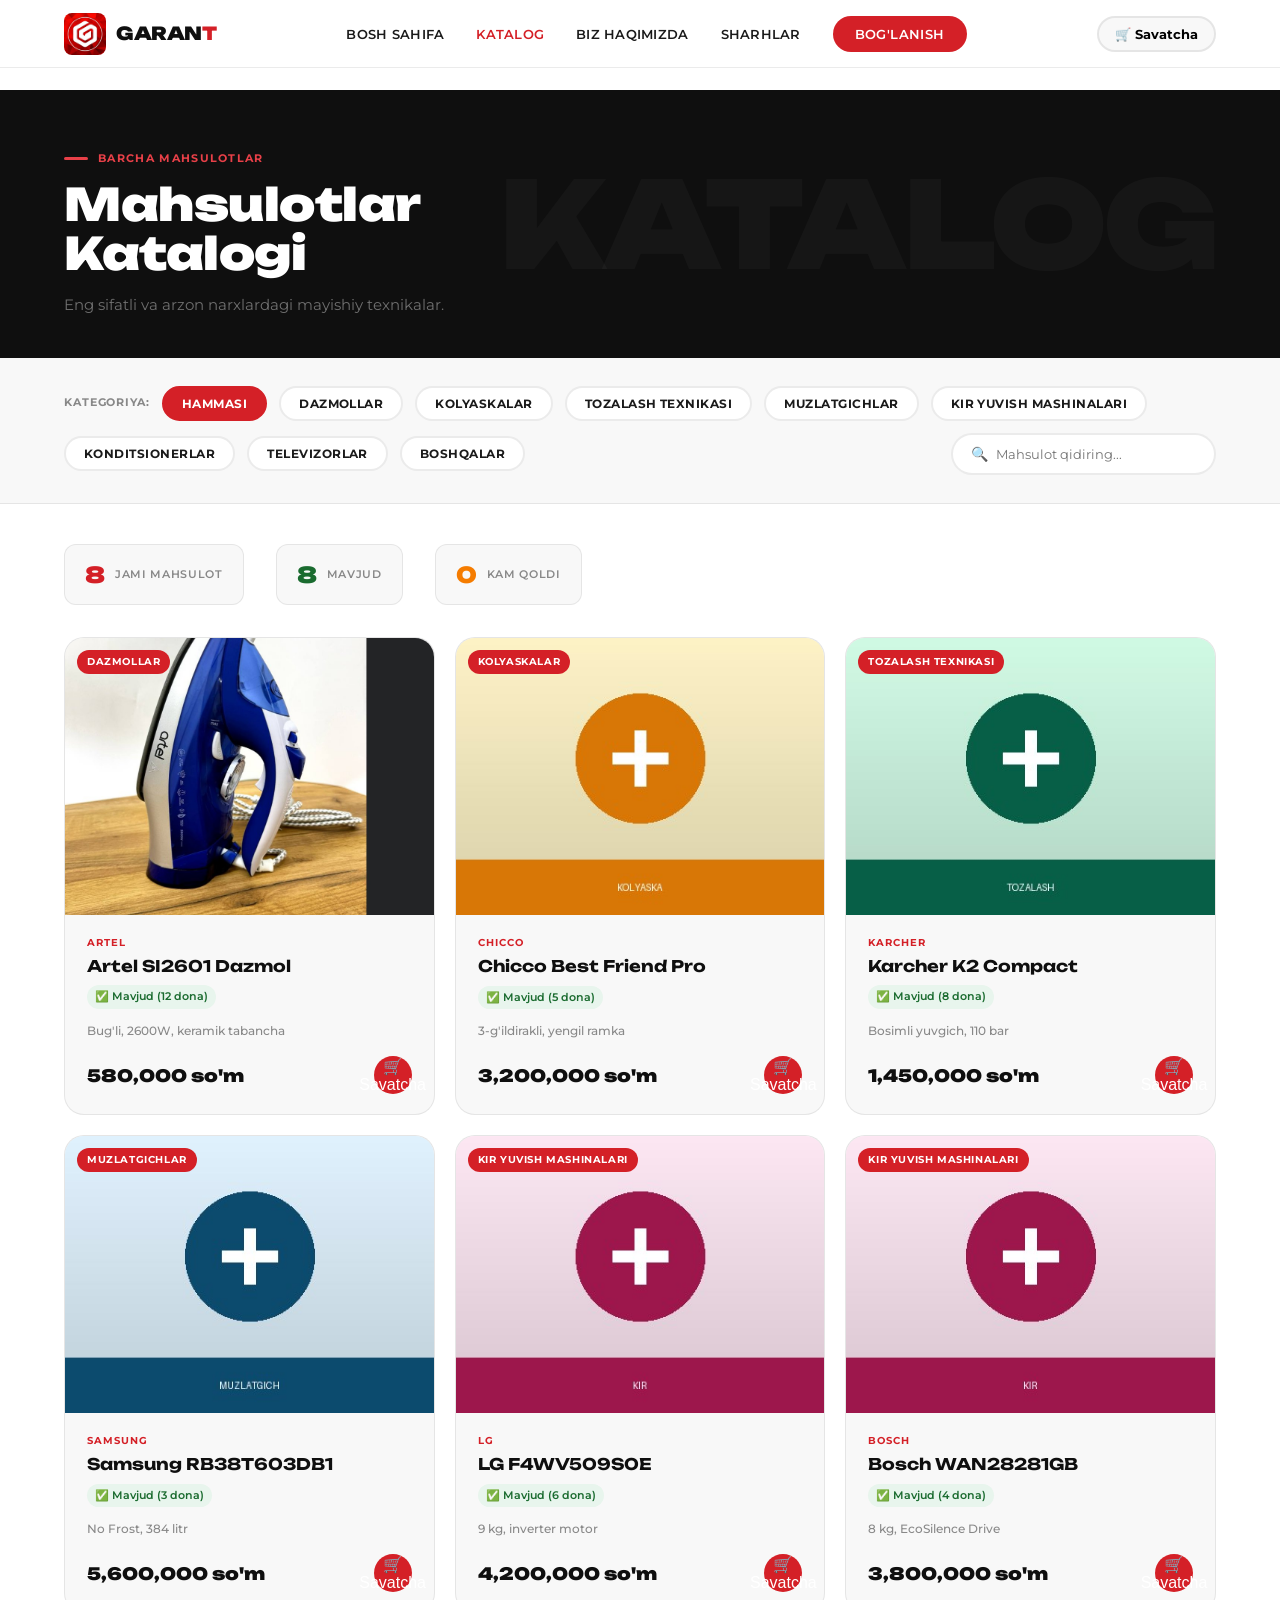
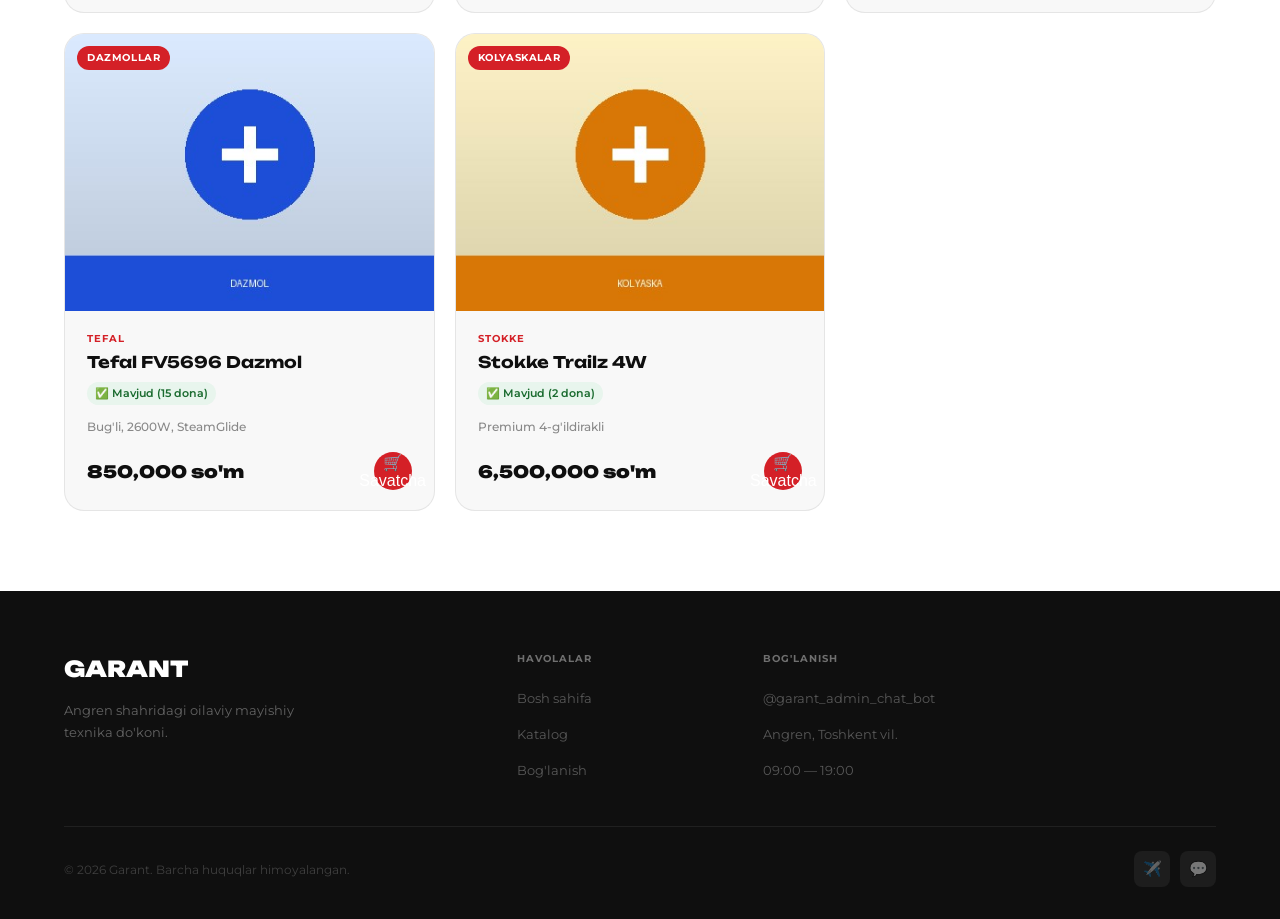
<file: katalog.html>
<!DOCTYPE html>
<html lang="uz">
<head>
<meta charset="UTF-8">
<meta name="viewport" content="width=device-width, initial-scale=1.0">
<title>Katalog — Garant</title>
<link rel="preconnect" href="https://fonts.googleapis.com">
<link rel="preconnect" href="https://fonts.gstatic.com" crossorigin>
<link href="https://fonts.googleapis.com/css2?family=Montserrat:wght@400;500;600;700;800;900&family=Unbounded:wght@700;900&display=swap" rel="stylesheet">
<link rel="stylesheet" href="style.css">
</head>
<body>

<!-- NAV -->
<nav>
  <a href="index.html" class="nav-logo">
    <img src="images/logo.png" alt="Garant" style="height:42px;width:42px;object-fit:contain;border-radius:8px">
    <div class="nav-logo-text">GARAN<span>T</span></div>
  </a>
  <ul class="nav-links">
    <li><a href="index.html">Bosh sahifa</a></li>
    <li><a href="katalog.html" class="active">Katalog</a></li>
    <li><a href="index.html#why">Biz haqimizda</a></li>
    <li><a href="index.html#reviews">Sharhlar</a></li>
    <li><a href="index.html#contact" class="nav-cta">Bog'lanish</a></li>
  </ul>
  <div style="display:flex;align-items:center;gap:10px">
    <button onclick="openCart()" style="position:relative;background:var(--off-white);border:2px solid var(--border);border-radius:100px;padding:8px 16px;font-family:var(--font-body);font-size:13px;font-weight:700;cursor:pointer;display:flex;align-items:center;gap:6px;transition:all 0.2s" onmouseover="this.style.borderColor='var(--red)'" onmouseout="this.style.borderColor='var(--border)'">
      🛒 Savatcha
      <span class="cart-badge" style="display:none;position:absolute;top:-6px;right:-6px;background:var(--red);color:#fff;font-size:10px;font-weight:800;width:18px;height:18px;border-radius:50%;align-items:center;justify-content:center">0</span>
    </button>
    <div class="hamburger" onclick="toggleMenu()">
      <span></span><span></span><span></span>
    </div>
  </div>
</nav>

<div class="mobile-menu" id="mobileMenu">
  <a href="index.html" onclick="toggleMenu()">Bosh sahifa</a>
  <a href="katalog.html" onclick="toggleMenu()">Katalog</a>
  <a href="index.html#contact" onclick="toggleMenu()">Bog'lanish</a>
</div>

<!-- KATALOG HEADER -->
<div class="katalog-page">
  <div class="katalog-header">
    <div class="section-tag">Barcha mahsulotlar</div>
    <div class="section-title">Mahsulotlar<br>Katalogi</div>
    <div class="section-sub" style="margin-top:10px">Eng sifatli va arzon narxlardagi mayishiy texnikalar.</div>
  </div>

  <!-- FILTERS -->
  <div class="katalog-filters" id="katalogFilters">
    <span class="filter-label">Kategoriya:</span>
    <button class="filter-btn active" onclick="filterCat('Hammasi', this)">Hammasi</button>
    <!-- dynamic buttons -->
    <div class="filter-search">
      <span>🔍</span>
      <input type="text" id="searchInput" placeholder="Mahsulot qidiring..." oninput="filterSearch()">
    </div>
  </div>

  <!-- STATS -->
  <div class="katalog-content">
    <div class="katalog-stats" id="katalogStats"></div>

    <!-- GRID -->
    <div class="products-grid" id="katalogGrid">
      <div style="grid-column:1/-1;text-align:center;padding:60px;color:var(--gray)">Yuklanmoqda...</div>
    </div>
  </div>
</div>

<!-- FOOTER -->
<footer>
  <div class="footer-top">
    <div>
      <div class="footer-brand-name">GARANT</div>
      <p class="footer-desc">Angren shahridagi oilaviy mayishiy texnika do'koni.</p>
    </div>
    <div class="footer-col">
      <h4>Havolalar</h4>
      <ul>
        <li><a href="index.html">Bosh sahifa</a></li>
        <li><a href="katalog.html">Katalog</a></li>
        <li><a href="index.html#contact">Bog'lanish</a></li>
      </ul>
    </div>
    <div class="footer-col">
      <h4>Bog'lanish</h4>
      <ul>
        <li><a href="https://t.me/garant_admin_chat_bot" target="_blank">@garant_admin_chat_bot</a></li>
        <li><a href="#">Angren, Toshkent vil.</a></li>
        <li><a href="#">09:00 — 19:00</a></li>
      </ul>
    </div>
  </div>
  <div class="footer-bottom">
    <div class="footer-copy">© 2026 Garant. Barcha huquqlar himoyalangan.</div>
    <div class="footer-social">
      <a href="https://t.me/garant_admin_chat_bot" target="_blank" class="social-btn">✈️</a>
      <a href="https://t.me/garantsavdo_chat" target="_blank" class="social-btn">💬</a>
    </div>
  </div>
</footer>

<!-- ===== SAVATCHA MODAL ===== -->
<div id="cartModal" onclick="if(event.target===this)closeCart()"
  style="display:none;position:fixed;inset:0;z-index:500;background:rgba(0,0,0,0.55);backdrop-filter:blur(6px);align-items:flex-end;justify-content:center;padding:0">
  <div style="background:#fff;width:100%;max-width:480px;border-radius:24px 24px 0 0;max-height:90vh;display:flex;flex-direction:column;box-shadow:0 -20px 60px rgba(0,0,0,0.2);transform:translateY(100%);transition:transform 0.38s cubic-bezier(0.34,1.1,0.64,1)">
    <div style="padding:18px 20px 14px;border-bottom:1px solid #eee;display:flex;align-items:center;justify-content:space-between;flex-shrink:0">
      <div style="font-family:var(--font-display);font-size:18px;font-weight:900">🛒 Savatcha</div>
      <button onclick="closeCart()" style="width:32px;height:32px;border-radius:50%;background:#f0f0f0;border:none;font-size:15px;cursor:pointer;display:flex;align-items:center;justify-content:center">✕</button>
    </div>
    <div id="cartBody" style="flex:1;overflow-y:auto;padding:16px 20px;display:flex;flex-direction:column;gap:10px"></div>
    <div id="cartFooter" style="flex-shrink:0"></div>
  </div>
</div>

<!-- ===== CHECKOUT MODAL ===== -->
<div id="checkoutModal" onclick="if(event.target===this)closeCheckout()"
  style="display:none;position:fixed;inset:0;z-index:600;background:rgba(0,0,0,0.6);backdrop-filter:blur(8px);align-items:center;justify-content:center;padding:16px">
  <div id="checkoutBox" style="background:#fff;width:100%;max-width:460px;border-radius:24px;overflow:hidden;box-shadow:0 40px 100px rgba(0,0,0,0.25);transform:scale(0.88) translateY(24px);transition:transform 0.35s cubic-bezier(0.34,1.4,0.64,1)">
  </div>
</div>

<style>
#cartModal.open        { display:flex !important; }
#cartModal.open > div { transform:translateY(0) !important; }
#checkoutModal.open   { display:flex !important; }
#checkoutModal.open #checkoutBox { transform:scale(1) translateY(0) !important; }

.citem { display:flex;gap:12px;align-items:center;background:#f8f8f8;border-radius:14px;padding:12px; }
.citem-img { width:58px;height:58px;border-radius:10px;overflow:hidden;flex-shrink:0;background:#eee; }
.citem-img img { width:100%;height:100%;object-fit:cover; }
.citem-info { flex:1;min-width:0; }
.citem-name  { font-size:13px;font-weight:700;color:#111;line-height:1.3; }
.citem-price { font-size:13px;font-weight:800;color:var(--red);margin-top:4px; }
.citem-ctrl  { display:flex;flex-direction:column;align-items:center;gap:6px;flex-shrink:0; }
.cqty-btn { width:28px;height:28px;border-radius:50%;border:none;background:#e0e0e0;font-size:15px;font-weight:700;cursor:pointer;display:flex;align-items:center;justify-content:center;transition:background 0.15s; }
.cqty-btn:hover { background:var(--red);color:#fff; }
.cqty-num { font-size:14px;font-weight:700;min-width:20px;text-align:center; }
.cdel-btn { background:none;border:none;cursor:pointer;font-size:16px;opacity:0.4;transition:opacity 0.15s; }
.cdel-btn:hover { opacity:1; }
.cart-empty { text-align:center;padding:48px 20px;color:#999; }
.cart-empty-icon { font-size:52px;margin-bottom:12px; }
.cart-empty-title { font-size:16px;font-weight:700;color:#222;margin-bottom:6px; }
.cart-empty-sub { font-size:13px; }
</style>

<script src="script.js"></script>
<script>
  let currentCat = 'Hammasi';
  let currentSearch = '';

  function buildFilters() {
    const cats = Store.get('categories', []);
    const filtersDiv = document.getElementById('katalogFilters');
    filtersDiv.querySelectorAll('.dyn-filter').forEach(b => b.remove());
    const searchWrap = filtersDiv.querySelector('.filter-search');
    cats.forEach(cat => {
      const name = typeof cat === 'object' ? cat.name : cat;
      const btn = document.createElement('button');
      btn.className = 'filter-btn dyn-filter';
      btn.textContent = name;
      btn.onclick = () => filterCat(name, btn);
      filtersDiv.insertBefore(btn, searchWrap);
    });
  }

  function filterCat(cat, btn) {
    currentCat = cat;
    document.querySelectorAll('.katalog-filters .filter-btn').forEach(b => b.classList.remove('active'));
    btn.classList.add('active');
    renderKatalog();
  }

  function filterSearch() {
    currentSearch = document.getElementById('searchInput').value.toLowerCase();
    renderKatalog();
  }

  function renderKatalog() {
    const grid = document.getElementById('katalogGrid');
    const statsDiv = document.getElementById('katalogStats');
    let products = Store.get('products', []).filter(p => p.active);

    if (currentCat !== 'Hammasi') {
      products = products.filter(p => p.category === currentCat);
    }
    if (currentSearch) {
      products = products.filter(p =>
        p.name.toLowerCase().includes(currentSearch) ||
        p.brand.toLowerCase().includes(currentSearch) ||
        p.category.toLowerCase().includes(currentSearch)
      );
    }

    const inStock  = products.filter(p => p.stock > 0).length;
    const lowStock = products.filter(p => p.stock > 0 && p.stock <= p.minStock).length;
    statsDiv.innerHTML = `
      <div class="katalog-stat">
        <div class="katalog-stat-num">${products.length}</div>
        <div class="katalog-stat-label">Jami mahsulot</div>
      </div>
      <div class="katalog-stat">
        <div class="katalog-stat-num" style="color:var(--green)">${inStock}</div>
        <div class="katalog-stat-label">Mavjud</div>
      </div>
      <div class="katalog-stat">
        <div class="katalog-stat-num" style="color:#f57c00">${lowStock}</div>
        <div class="katalog-stat-label">Kam qoldi</div>
      </div>`;

    grid.innerHTML = '';
    if (products.length === 0) {
      grid.innerHTML = `
        <div class="empty-state">
          <div class="empty-state-icon">🔍</div>
          <h3>Mahsulot topilmadi</h3>
          <p>Qidiruv yoki filtrni o'zgartiring</p>
        </div>`;
      return;
    }

    products.forEach(p => {
      const card = document.createElement('div');
      card.className = 'product-card';
      const stockClass = p.stock === 0 ? 'out' : p.stock <= p.minStock ? 'low-stock' : 'in-stock';
      const stockText  = p.stock === 0 ? '❌ Tugagan' : p.stock <= p.minStock ? `⚠️ Kam qoldi (${p.stock} dona)` : `✅ Mavjud (${p.stock} dona)`;
      const imgSrc = getProductImage(p);
      card.innerHTML = `
        <div class="product-img" style="background:#eee;position:relative">
          <img src="${imgSrc}" alt="${p.name}" style="width:100%;height:100%;object-fit:cover;display:block"
            onerror="this.style.display='none';this.nextElementSibling.style.display='flex'">
          <div style="display:none;position:absolute;inset:0;align-items:center;justify-content:center;font-size:56px;background:#f0f0f0">${p.emoji||'📦'}</div>
          <div class="product-tag-badge ${p.stock===0?'out-of-stock':''}">${p.category}</div>
        </div>
        <div class="product-body">
          <div class="product-brand">${p.brand}</div>
          <div class="product-name">${p.name}</div>
          <div class="product-stock ${stockClass}">${stockText}</div>
          <div class="product-info">${p.desc||''}</div>
          <div class="product-footer">
            <div><div class="product-price">${fmtPrice(p.price)}</div></div>
            ${p.stock > 0
              ? `<button class="product-btn" onclick="addToCart(${p.id})">🛒 Savatcha</button>`
              : `<button class="product-btn" style="background:var(--gray);cursor:not-allowed;font-size:11px" disabled>Tugagan</button>`
            }
          </div>
        </div>`;
      grid.appendChild(card);
    });
  }

  document.addEventListener('DOMContentLoaded', () => {
    initData();
    buildFilters();
    renderKatalog();
    updateCartBadge();
  });
</script>
</body>
</html>
</file>
<file: style.css>
/* ===== GARANT — Global Styles ===== */
*, *::before, *::after { box-sizing: border-box; margin: 0; padding: 0; }

:root {
  --red: #D42027;
  --red-dark: #A8181E;
  --red-light: #E84048;
  --red-pale: #FFF0F0;
  --black: #0F0F0F;
  --dark: #1A1A1A;
  --dark-soft: #2A2A2A;
  --gray: #888888;
  --gray-light: #CCCCCC;
  --off-white: #F8F8F8;
  --white: #FFFFFF;
  --border: rgba(0,0,0,0.08);
  --green: #1a6b2f;
  --green-light: #e8f5ed;
  --font-display: 'Unbounded', sans-serif;
  --font-body: 'Montserrat', sans-serif;
  --radius: 12px;
  --radius-sm: 6px;
  --radius-lg: 20px;
}

html { scroll-behavior: smooth; }

body {
  font-family: var(--font-body);
  background: var(--white);
  color: var(--black);
  overflow-x: hidden;
  line-height: 1.6;
}

/* ===== NAVIGATION ===== */
nav {
  position: fixed; top: 0; left: 0; right: 0; z-index: 100;
  background: rgba(255,255,255,0.96);
  backdrop-filter: blur(16px);
  -webkit-backdrop-filter: blur(16px);
  border-bottom: 1px solid var(--border);
  padding: 0 5vw;
  display: flex; align-items: center; justify-content: space-between;
  height: 68px;
}

.nav-logo {
  display: flex; align-items: center; gap: 10px;
  text-decoration: none;
}

.nav-logo-text {
  font-family: var(--font-display);
  font-size: 18px; font-weight: 900;
  color: var(--black);
  letter-spacing: -0.5px;
}

.nav-logo-text span { color: var(--red); }

.nav-links {
  display: flex; align-items: center; gap: 32px;
  list-style: none;
}

.nav-links a {
  text-decoration: none;
  font-size: 13px; font-weight: 600;
  color: var(--dark);
  transition: color 0.2s;
  letter-spacing: 0.02em;
  text-transform: uppercase;
}

.nav-links a:hover, .nav-links a.active { color: var(--red); }

.nav-cta {
  background: var(--red) !important;
  color: white !important;
  padding: 10px 22px;
  border-radius: 100px;
  font-size: 13px !important;
  transition: background 0.2s, transform 0.15s !important;
  text-transform: uppercase !important;
  letter-spacing: 0.03em !important;
}

.nav-cta:hover { background: var(--red-dark) !important; transform: translateY(-1px); }

.hamburger { display: none; cursor: pointer; flex-direction: column; gap: 5px; }
.hamburger span { display: block; width: 24px; height: 2px; background: var(--black); border-radius: 2px; transition: 0.3s; }

.mobile-menu {
  display: none;
  position: fixed; top: 68px; left: 0; right: 0;
  background: rgba(255,255,255,0.98);
  backdrop-filter: blur(12px);
  padding: 20px 5vw;
  z-index: 99;
  border-bottom: 1px solid var(--border);
  flex-direction: column; gap: 4px;
}

.mobile-menu a {
  text-decoration: none; font-size: 14px; font-weight: 700;
  color: var(--black); padding: 12px 0;
  border-bottom: 1px solid var(--border);
  text-transform: uppercase; letter-spacing: 0.04em;
  transition: color 0.2s;
}

.mobile-menu a:hover { color: var(--red); }
.mobile-menu.open { display: flex; }

/* ===== HERO ===== */
.hero {
  min-height: 100vh;
  padding: 100px 5vw 80px;
  display: grid;
  grid-template-columns: 1fr 1fr;
  gap: 60px;
  align-items: center;
  background: var(--off-white);
  position: relative;
  overflow: hidden;
}

.hero::before {
  content: '';
  position: absolute;
  top: 0; right: 0;
  width: 50%;
  height: 100%;
  background: var(--black);
  clip-path: polygon(20% 0, 100% 0, 100% 100%, 0% 100%);
  z-index: 0;
}

.hero-content { position: relative; z-index: 2; }

.hero-tag {
  display: inline-flex; align-items: center; gap: 8px;
  background: var(--red);
  color: white;
  font-size: 11px; font-weight: 700;
  letter-spacing: 0.1em; text-transform: uppercase;
  padding: 6px 14px; border-radius: 100px;
  margin-bottom: 24px;
}

.hero h1 {
  font-family: var(--font-display);
  font-size: clamp(36px, 4.5vw, 60px);
  font-weight: 900;
  line-height: 1.1;
  letter-spacing: -1px;
  color: var(--black);
  margin-bottom: 20px;
}

.hero h1 em {
  font-style: normal;
  color: var(--red);
  display: block;
}

.hero-sub {
  font-size: 15px;
  color: var(--gray);
  line-height: 1.7;
  max-width: 420px;
  margin-bottom: 40px;
  font-weight: 400;
}

.hero-btns { display: flex; gap: 12px; flex-wrap: wrap; }

.hero-stats {
  display: flex; gap: 32px; margin-top: 48px;
  padding-top: 32px;
  border-top: 2px solid var(--border);
}

.hero-stat-num {
  font-family: var(--font-display);
  font-size: 28px; font-weight: 900;
  color: var(--red); line-height: 1;
}

.hero-stat-label {
  font-size: 11px; color: var(--gray);
  margin-top: 4px; font-weight: 600;
  text-transform: uppercase; letter-spacing: 0.06em;
}

.hero-visual {
  position: relative; z-index: 2;
  display: grid;
  grid-template-columns: 1fr 1fr;
  grid-template-rows: auto auto;
  gap: 12px;
}

.hero-img-main {
  grid-column: 1 / 3;
  border-radius: var(--radius-lg);
  overflow: hidden;
  aspect-ratio: 16/9;
  background: #333;
  position: relative;
  border: 2px solid rgba(255,255,255,0.1);
}

.hero-img-main img { width: 100%; height: 100%; object-fit: cover; }

.hero-img-card {
  border-radius: var(--radius);
  overflow: hidden;
  aspect-ratio: 1;
  background: #444;
  position: relative;
  border: 2px solid rgba(255,255,255,0.1);
  display: flex; align-items: center; justify-content: center;
  font-size: 48px;
}

.hero-badge {
  position: absolute;
  bottom: 12px; left: 12px;
  background: var(--red);
  color: white;
  padding: 8px 14px;
  border-radius: 8px;
  font-size: 12px;
  font-weight: 700;
  text-transform: uppercase;
  letter-spacing: 0.04em;
}

.hero-badge span {
  display: block;
  font-size: 10px;
  color: rgba(255,255,255,0.7);
  margin-bottom: 1px;
  font-weight: 500;
  text-transform: none;
}

/* ===== TICKER ===== */
.ticker {
  background: var(--red);
  padding: 12px 0;
  overflow: hidden;
  white-space: nowrap;
}

.ticker-inner {
  display: inline-flex; gap: 48px;
  animation: ticker 20s linear infinite;
}

.ticker-item {
  font-size: 12px; font-weight: 700;
  color: white; text-transform: uppercase;
  letter-spacing: 0.08em;
  display: flex; align-items: center; gap: 16px;
}

.ticker-item::after { content: '★'; color: rgba(255,255,255,0.5); }

@keyframes ticker {
  from { transform: translateX(0); }
  to { transform: translateX(-50%); }
}

/* ===== SECTIONS ===== */
section { padding: 100px 5vw; }

.section-tag {
  font-size: 11px; font-weight: 700;
  letter-spacing: 0.12em; text-transform: uppercase;
  color: var(--red);
  margin-bottom: 12px;
  display: flex; align-items: center; gap: 10px;
}

.section-tag::before {
  content: ''; display: block;
  width: 24px; height: 3px;
  background: var(--red); border-radius: 2px;
}

.section-title {
  font-family: var(--font-display);
  font-size: clamp(28px, 3.5vw, 46px);
  font-weight: 900;
  line-height: 1.1;
  letter-spacing: -0.5px;
  color: var(--black);
  margin-bottom: 14px;
}

.section-sub {
  font-size: 15px;
  color: var(--gray);
  font-weight: 400;
  max-width: 500px;
  line-height: 1.7;
}

/* ===== BUTTONS ===== */
.btn-primary {
  background: var(--red);
  color: white;
  text-decoration: none;
  padding: 14px 28px;
  border-radius: 100px;
  font-size: 13px; font-weight: 700;
  transition: background 0.2s, transform 0.15s;
  display: inline-flex; align-items: center; gap: 8px;
  text-transform: uppercase; letter-spacing: 0.04em;
  border: none; cursor: pointer; font-family: var(--font-body);
}

.btn-primary:hover { background: var(--red-dark); transform: translateY(-2px); }

.btn-secondary {
  background: transparent;
  border: 2px solid var(--black);
  color: var(--black);
  text-decoration: none;
  padding: 14px 28px;
  border-radius: 100px;
  font-size: 13px; font-weight: 700;
  transition: border-color 0.2s, color 0.2s, background 0.2s, transform 0.15s;
  display: inline-flex; align-items: center; gap: 8px;
  text-transform: uppercase; letter-spacing: 0.04em;
  cursor: pointer; font-family: var(--font-body);
}

.btn-secondary:hover { border-color: var(--red); color: var(--red); transform: translateY(-2px); }

/* ===== PRODUCTS / KATALOG ===== */
.products { background: var(--white); }

.products-header {
  display: flex; align-items: flex-end;
  justify-content: space-between;
  margin-bottom: 48px; gap: 20px;
}

.products-grid {
  display: grid;
  grid-template-columns: repeat(auto-fill, minmax(280px, 1fr));
  gap: 20px;
}

.product-card {
  background: var(--off-white);
  border-radius: var(--radius-lg);
  overflow: hidden;
  border: 1px solid var(--border);
  transition: transform 0.25s, box-shadow 0.25s;
  cursor: pointer;
}

.product-card:hover {
  transform: translateY(-6px);
  box-shadow: 0 20px 50px rgba(212, 32, 39, 0.12);
}

.product-img {
  aspect-ratio: 4/3;
  background: #eee;
  position: relative;
  overflow: hidden;
  display: flex; align-items: center; justify-content: center;
  font-size: 56px;
}

.product-img img {
  width: 100%; height: 100%; object-fit: cover;
  transition: transform 0.4s;
}

.product-card:hover .product-img img { transform: scale(1.05); }

.product-tag-badge {
  position: absolute; top: 12px; left: 12px;
  background: var(--red);
  color: white;
  font-size: 10px; font-weight: 700;
  letter-spacing: 0.06em; text-transform: uppercase;
  padding: 4px 10px; border-radius: 100px;
}

.product-tag-badge.out-of-stock {
  background: var(--gray);
}

.product-body { padding: 20px 22px; }

.product-brand {
  font-size: 10px; font-weight: 700;
  letter-spacing: 0.1em; text-transform: uppercase;
  color: var(--red); margin-bottom: 5px;
}

.product-name {
  font-family: var(--font-display);
  font-size: 16px; font-weight: 700;
  color: var(--black); margin-bottom: 6px;
  line-height: 1.3;
}

.product-info {
  font-size: 12px; color: var(--gray);
  margin-bottom: 16px; font-weight: 500;
}

.product-footer {
  display: flex; align-items: center; justify-content: space-between;
}

.product-price {
  font-family: var(--font-display);
  font-size: 17px; font-weight: 900;
  color: var(--black);
}

.product-price-month {
  display: block;
  font-size: 11px; font-weight: 700;
  color: var(--red); text-transform: uppercase; letter-spacing: 0.04em;
}

.product-btn {
  width: 38px; height: 38px;
  background: var(--red);
  border: none; border-radius: 50%;
  cursor: pointer;
  display: flex; align-items: center; justify-content: center;
  transition: background 0.2s, transform 0.15s;
  color: white; font-size: 16px;
}

.product-btn:hover { background: var(--red-dark); transform: scale(1.1); }

.product-stock {
  font-size: 11px; font-weight: 600;
  padding: 3px 8px; border-radius: 100px;
  display: inline-block; margin-bottom: 12px;
}

.product-stock.in-stock { background: var(--green-light); color: var(--green); }
.product-stock.low-stock { background: #fff8e1; color: #f57c00; }
.product-stock.out { background: #fde8e8; color: var(--red); }

/* ===== KATALOG PAGE SPECIFIC ===== */
.katalog-page { padding-top: 90px; min-height: 100vh; }

.katalog-header {
  background: var(--black);
  padding: 60px 5vw 40px;
  position: relative;
  overflow: hidden;
}

.katalog-header::after {
  content: 'KATALOG';
  position: absolute; right: 5vw; top: 50%;
  transform: translateY(-50%);
  font-family: var(--font-display);
  font-size: 120px; font-weight: 900;
  color: rgba(255,255,255,0.03);
  letter-spacing: -4px;
  pointer-events: none;
}

.katalog-header .section-tag { color: var(--red-light); }
.katalog-header .section-tag::before { background: var(--red-light); }
.katalog-header .section-title { color: var(--white); }
.katalog-header .section-sub { color: rgba(255,255,255,0.4); }

.katalog-filters {
  padding: 28px 5vw;
  background: var(--off-white);
  border-bottom: 1px solid var(--border);
  display: flex; gap: 12px; flex-wrap: wrap; align-items: center;
}

.filter-label {
  font-size: 11px; font-weight: 700;
  color: var(--gray); text-transform: uppercase;
  letter-spacing: 0.08em;
}

.filter-btn {
  padding: 8px 18px;
  border-radius: 100px;
  border: 2px solid var(--border);
  background: var(--white);
  font-family: var(--font-body);
  font-size: 12px; font-weight: 700;
  color: var(--dark);
  cursor: pointer;
  transition: all 0.2s;
  text-transform: uppercase;
  letter-spacing: 0.04em;
}

.filter-btn:hover, .filter-btn.active {
  background: var(--red);
  border-color: var(--red);
  color: white;
}

.filter-search {
  margin-left: auto;
  display: flex; align-items: center;
  background: var(--white);
  border: 2px solid var(--border);
  border-radius: 100px;
  padding: 8px 18px;
  gap: 8px;
  transition: border-color 0.2s;
}

.filter-search:focus-within { border-color: var(--red); }

.filter-search input {
  border: none; outline: none;
  font-family: var(--font-body);
  font-size: 13px; color: var(--black);
  background: transparent;
  width: 200px;
}

.filter-search span { color: var(--gray); font-size: 14px; }

.katalog-content { padding: 40px 5vw 80px; }

.katalog-stats {
  display: flex; gap: 32px; margin-bottom: 32px;
  flex-wrap: wrap;
}

.katalog-stat {
  display: flex; align-items: center; gap: 10px;
  padding: 12px 20px;
  background: var(--off-white);
  border-radius: var(--radius);
  border: 1px solid var(--border);
}

.katalog-stat-num {
  font-family: var(--font-display);
  font-size: 22px; font-weight: 900;
  color: var(--red);
}

.katalog-stat-label {
  font-size: 11px; font-weight: 600;
  color: var(--gray); text-transform: uppercase;
  letter-spacing: 0.06em;
}

.empty-state {
  text-align: center; padding: 80px 20px;
  grid-column: 1 / -1;
}

.empty-state-icon { font-size: 64px; margin-bottom: 16px; }

.empty-state h3 {
  font-family: var(--font-display);
  font-size: 22px; font-weight: 900;
  color: var(--black); margin-bottom: 8px;
}

.empty-state p { font-size: 14px; color: var(--gray); }

/* ===== WHY SECTION ===== */
.why { background: var(--black); }
.why .section-tag { color: var(--red-light); }
.why .section-tag::before { background: var(--red-light); }
.why .section-title { color: var(--white); }
.why .section-sub { color: rgba(255,255,255,0.4); }
.why-header { margin-bottom: 56px; }

.why-grid {
  display: grid;
  grid-template-columns: repeat(3, 1fr);
  gap: 16px;
}

.why-card {
  background: var(--dark-soft);
  border: 1px solid rgba(255,255,255,0.06);
  padding: 32px 28px;
  border-radius: var(--radius-lg);
  position: relative;
  transition: background 0.25s, border-color 0.25s;
  overflow: hidden;
}

.why-card::before {
  content: '';
  position: absolute; top: 0; left: 0;
  width: 4px; height: 100%;
  background: var(--red);
  transform: scaleY(0); transform-origin: bottom;
  transition: transform 0.3s;
}

.why-card:hover::before { transform: scaleY(1); }
.why-card:hover { background: rgba(212,32,39,0.06); border-color: rgba(212,32,39,0.2); }

.why-icon {
  width: 44px; height: 44px;
  background: rgba(212, 32, 39, 0.15);
  border-radius: 10px;
  display: flex; align-items: center; justify-content: center;
  font-size: 20px; margin-bottom: 20px;
}

.why-card h3 {
  font-family: var(--font-display);
  font-size: 16px; font-weight: 700;
  color: var(--white); margin-bottom: 10px;
  line-height: 1.3;
}

.why-card p { font-size: 13px; color: rgba(255,255,255,0.4); line-height: 1.7; font-weight: 400; }

/* ===== TESTIMONIALS ===== */
.testimonials { background: var(--off-white); }

.testimonials-grid {
  display: grid;
  grid-template-columns: repeat(3, 1fr);
  gap: 16px;
  margin-top: 48px;
}

.testimonial-card {
  background: var(--white);
  border-radius: var(--radius-lg);
  padding: 28px;
  border: 1px solid var(--border);
  transition: transform 0.2s, box-shadow 0.2s;
}

.testimonial-card:hover { transform: translateY(-3px); box-shadow: 0 16px 40px rgba(0,0,0,0.06); }

.stars { display: flex; gap: 3px; margin-bottom: 16px; color: var(--red); font-size: 14px; }

.testimonial-text {
  font-size: 14px; line-height: 1.75;
  color: var(--dark-soft); margin-bottom: 20px;
  font-weight: 400;
}

.testimonial-author { display: flex; align-items: center; gap: 12px; }

.author-avatar {
  width: 38px; height: 38px;
  border-radius: 50%;
  background: var(--red);
  display: flex; align-items: center; justify-content: center;
  font-weight: 700; font-size: 13px;
  color: white;
}

.author-name { font-size: 13px; font-weight: 700; color: var(--black); }
.author-loc { font-size: 11px; color: var(--gray); margin-top: 2px; }

/* ===== LOCAL / CONTACT ===== */
.local {
  background: var(--white);
  display: grid;
  grid-template-columns: 1fr 1fr;
  gap: 0;
  padding: 0;
  overflow: hidden;
}

.local-content {
  padding: 100px 8vw 100px 5vw;
  display: flex; flex-direction: column; justify-content: center;
}

.local-visual {
  background: var(--red);
  padding: 60px 5vw;
  display: flex; flex-direction: column; justify-content: center;
  position: relative;
  overflow: hidden;
}

.local-visual::before {
  content: '';
  position: absolute; top: -100px; right: -100px;
  width: 400px; height: 400px;
  background: rgba(0,0,0,0.15);
  border-radius: 50%;
}

.local-map-pin { font-size: 56px; margin-bottom: 20px; position: relative; z-index: 1; }

.local-visual h3 {
  font-family: var(--font-display);
  font-size: 28px; font-weight: 900;
  color: white; margin-bottom: 14px;
  position: relative; z-index: 1; line-height: 1.2;
}

.local-visual p {
  font-size: 14px; color: rgba(255,255,255,0.75);
  line-height: 1.7; font-weight: 400;
  position: relative; z-index: 1;
}

.local-features { display: flex; flex-direction: column; gap: 18px; margin-top: 36px; }

.local-feature { display: flex; align-items: flex-start; gap: 14px; }

.local-feature-icon {
  width: 38px; height: 38px; flex-shrink: 0;
  background: var(--red-pale);
  border-radius: var(--radius-sm);
  display: flex; align-items: center; justify-content: center;
  font-size: 16px;
}

.local-feature-title { font-size: 14px; font-weight: 700; color: var(--black); margin-bottom: 3px; }
.local-feature-desc { font-size: 12px; color: var(--gray); font-weight: 400; }

/* ===== CONTACT ===== */
.contact { background: var(--off-white); }

.contact-grid {
  display: grid;
  grid-template-columns: 1fr 1fr;
  gap: 56px;
  margin-top: 48px;
  align-items: start;
}

.contact-form-wrap {
  background: var(--white);
  border-radius: var(--radius-lg);
  padding: 40px;
  border: 1px solid var(--border);
  box-shadow: 0 4px 20px rgba(0,0,0,0.04);
}

.contact-form-wrap h3 {
  font-family: var(--font-display);
  font-size: 20px; font-weight: 900;
  color: var(--black); margin-bottom: 24px;
}

.form-group { margin-bottom: 16px; }

.form-group label {
  display: block;
  font-size: 11px; font-weight: 700;
  color: var(--gray); margin-bottom: 7px;
  letter-spacing: 0.06em; text-transform: uppercase;
}

.form-group input,
.form-group select,
.form-group textarea {
  width: 100%;
  background: var(--off-white);
  border: 2px solid transparent;
  border-radius: var(--radius-sm);
  padding: 12px 14px;
  font-family: var(--font-body);
  font-size: 14px;
  color: var(--black);
  transition: border-color 0.2s;
  outline: none;
  resize: vertical;
}

.form-group input:focus,
.form-group select:focus,
.form-group textarea:focus {
  border-color: var(--red);
  background: white;
}

.form-btn {
  width: 100%;
  background: var(--red);
  color: white;
  border: none;
  border-radius: 100px;
  padding: 15px;
  font-family: var(--font-body);
  font-size: 13px; font-weight: 700;
  cursor: pointer;
  transition: background 0.2s, transform 0.15s;
  margin-top: 8px;
  text-transform: uppercase;
  letter-spacing: 0.06em;
}

.form-btn:hover { background: var(--red-dark); transform: translateY(-1px); }

.contact-info { display: flex; flex-direction: column; gap: 12px; }

.contact-info-item {
  display: flex; align-items: flex-start; gap: 14px;
  padding: 20px;
  background: var(--white);
  border-radius: var(--radius);
  border: 1px solid var(--border);
  transition: transform 0.2s, border-color 0.2s;
}

.contact-info-item:hover { transform: translateX(4px); border-color: var(--red); }

.contact-info-icon {
  width: 40px; height: 40px; flex-shrink: 0;
  background: var(--red-pale);
  border-radius: var(--radius-sm);
  display: flex; align-items: center; justify-content: center;
  font-size: 18px;
}

.contact-info-label {
  font-size: 10px; font-weight: 700;
  letter-spacing: 0.08em; text-transform: uppercase;
  color: var(--red); margin-bottom: 3px;
}

.contact-info-value { font-size: 14px; font-weight: 700; color: var(--black); }
.contact-info-sub { font-size: 12px; color: var(--gray); font-weight: 400; margin-top: 1px; }

/* ===== FOOTER ===== */
footer { background: var(--black); padding: 60px 5vw 32px; }

.footer-top {
  display: grid;
  grid-template-columns: 2fr 1fr 1fr 1fr;
  gap: 40px;
  padding-bottom: 44px;
  border-bottom: 1px solid rgba(255,255,255,0.07);
}

.footer-brand-name {
  font-family: var(--font-display);
  font-size: 22px; font-weight: 900;
  color: var(--white); margin-bottom: 12px;
  display: flex; align-items: center; gap: 10px;
}

.footer-desc {
  font-size: 13px; color: rgba(255,255,255,0.35);
  line-height: 1.7; font-weight: 400; max-width: 240px;
}

.footer-col h4 {
  font-size: 10px; font-weight: 700;
  color: rgba(255,255,255,0.4);
  letter-spacing: 0.1em; text-transform: uppercase;
  margin-bottom: 18px;
}

.footer-col ul { list-style: none; display: flex; flex-direction: column; gap: 10px; }

.footer-col ul a {
  text-decoration: none;
  font-size: 13px; color: rgba(255,255,255,0.3);
  transition: color 0.2s; font-weight: 400;
}

.footer-col ul a:hover { color: var(--white); }

.footer-bottom {
  display: flex; align-items: center; justify-content: space-between;
  padding-top: 24px;
}

.footer-copy { font-size: 12px; color: rgba(255,255,255,0.2); font-weight: 400; }

.footer-social { display: flex; gap: 10px; }

.social-btn {
  width: 36px; height: 36px;
  background: rgba(255,255,255,0.06);
  border-radius: 8px;
  display: flex; align-items: center; justify-content: center;
  text-decoration: none; color: rgba(255,255,255,0.4);
  font-size: 15px;
  transition: background 0.2s, color 0.2s;
}

.social-btn:hover { background: var(--red); color: white; }

/* ===== ANIMATIONS ===== */
.reveal {
  opacity: 0;
  transform: translateY(24px);
  transition: opacity 0.6s ease, transform 0.6s ease;
}

.reveal.visible { opacity: 1; transform: translateY(0); }

.reveal-delay-1 { transition-delay: 0.1s; }
.reveal-delay-2 { transition-delay: 0.2s; }
.reveal-delay-3 { transition-delay: 0.3s; }
.reveal-delay-4 { transition-delay: 0.4s; }
.reveal-delay-5 { transition-delay: 0.5s; }

/* ===== MODAL ===== */
.modal-overlay {
  position: fixed; inset: 0;
  background: rgba(0,0,0,0.6);
  backdrop-filter: blur(4px);
  z-index: 1000;
  display: flex; align-items: center; justify-content: center;
  padding: 20px;
  opacity: 0; pointer-events: none;
  transition: opacity 0.3s;
}

.modal-overlay.open { opacity: 1; pointer-events: all; }

.modal {
  background: var(--white);
  border-radius: var(--radius-lg);
  padding: 36px;
  max-width: 480px; width: 100%;
  transform: scale(0.95);
  transition: transform 0.3s;
  max-height: 90vh;
  overflow-y: auto;
}

.modal-overlay.open .modal { transform: scale(1); }

.modal-header {
  display: flex; align-items: center; justify-content: space-between;
  margin-bottom: 24px;
}

.modal-title {
  font-family: var(--font-display);
  font-size: 20px; font-weight: 900; color: var(--black);
}

.modal-close {
  width: 32px; height: 32px;
  background: var(--off-white);
  border: none; border-radius: 50%;
  cursor: pointer; font-size: 16px;
  display: flex; align-items: center; justify-content: center;
  transition: background 0.2s;
}

.modal-close:hover { background: #eee; }

/* ===== TOAST ===== */
.toast-container {
  position: fixed; bottom: 24px; right: 24px;
  z-index: 9999;
  display: flex; flex-direction: column; gap: 8px;
}

.toast {
  background: var(--black);
  color: white;
  padding: 14px 20px;
  border-radius: var(--radius);
  font-size: 13px; font-weight: 600;
  display: flex; align-items: center; gap: 10px;
  animation: toastIn 0.3s ease;
  box-shadow: 0 8px 24px rgba(0,0,0,0.2);
}

.toast.success { background: var(--green); }
.toast.error { background: var(--red); }

@keyframes toastIn {
  from { opacity: 0; transform: translateX(40px); }
  to { opacity: 1; transform: translateX(0); }
}

/* ===== ADMIN PANEL ===== */
.admin-page {
  min-height: 100vh;
  background: var(--off-white);
  padding-top: 68px;
}

.admin-sidebar {
  position: fixed;
  top: 68px; left: 0;
  width: 240px;
  height: calc(100vh - 68px);
  background: var(--black);
  padding: 24px 0;
  overflow-y: auto;
  z-index: 50;
  border-right: 1px solid rgba(255,255,255,0.06);
}

.admin-nav-group {
  padding: 0 12px;
  margin-bottom: 8px;
}

.admin-nav-label {
  font-size: 9px; font-weight: 700;
  color: rgba(255,255,255,0.25);
  letter-spacing: 0.12em; text-transform: uppercase;
  padding: 8px 12px 4px;
}

.admin-nav-link {
  display: flex; align-items: center; gap: 10px;
  padding: 10px 12px;
  border-radius: var(--radius-sm);
  text-decoration: none;
  font-size: 13px; font-weight: 600;
  color: rgba(255,255,255,0.5);
  transition: all 0.2s;
  cursor: pointer;
  border: none;
  background: transparent;
  width: 100%;
  font-family: var(--font-body);
}

.admin-nav-link:hover { background: rgba(255,255,255,0.06); color: var(--white); }
.admin-nav-link.active { background: var(--red); color: var(--white); }

.admin-nav-icon { font-size: 16px; width: 20px; text-align: center; }

.admin-main {
  margin-left: 240px;
  padding: 32px;
  min-height: calc(100vh - 68px);
}

.admin-topbar {
  display: flex; align-items: center; justify-content: space-between;
  margin-bottom: 32px;
}

.admin-page-title {
  font-family: var(--font-display);
  font-size: 26px; font-weight: 900; color: var(--black);
}

.admin-page-sub { font-size: 13px; color: var(--gray); margin-top: 4px; }

.admin-tab { display: none; }
.admin-tab.active { display: block; }

/* Stats cards */
.admin-stats-grid {
  display: grid;
  grid-template-columns: repeat(4, 1fr);
  gap: 16px;
  margin-bottom: 32px;
}

.admin-stat-card {
  background: var(--white);
  border-radius: var(--radius);
  padding: 24px;
  border: 1px solid var(--border);
}

.admin-stat-icon {
  width: 40px; height: 40px;
  border-radius: var(--radius-sm);
  display: flex; align-items: center; justify-content: center;
  font-size: 20px; margin-bottom: 16px;
}

.admin-stat-icon.red { background: var(--red-pale); }
.admin-stat-icon.green { background: var(--green-light); }
.admin-stat-icon.blue { background: #e8f0fe; }
.admin-stat-icon.orange { background: #fff8e1; }

.admin-stat-val {
  font-family: var(--font-display);
  font-size: 28px; font-weight: 900; color: var(--black);
  line-height: 1;
}

.admin-stat-label {
  font-size: 12px; color: var(--gray); font-weight: 600;
  margin-top: 6px; text-transform: uppercase; letter-spacing: 0.06em;
}

.admin-stat-change {
  font-size: 11px; font-weight: 700; margin-top: 8px;
}

.admin-stat-change.up { color: var(--green); }
.admin-stat-change.down { color: var(--red); }

/* Table */
.admin-card {
  background: var(--white);
  border-radius: var(--radius-lg);
  border: 1px solid var(--border);
  overflow: hidden;
}

.admin-card-header {
  padding: 20px 24px;
  border-bottom: 1px solid var(--border);
  display: flex; align-items: center; justify-content: space-between;
  gap: 12px; flex-wrap: wrap;
}

.admin-card-title {
  font-family: var(--font-display);
  font-size: 16px; font-weight: 900; color: var(--black);
}

.admin-table {
  width: 100%;
  border-collapse: collapse;
}

.admin-table th {
  text-align: left;
  font-size: 10px; font-weight: 700;
  letter-spacing: 0.08em; text-transform: uppercase;
  color: var(--gray);
  padding: 14px 20px;
  border-bottom: 1px solid var(--border);
  background: var(--off-white);
}

.admin-table td {
  padding: 14px 20px;
  font-size: 13px; color: var(--dark);
  border-bottom: 1px solid var(--border);
  vertical-align: middle;
}

.admin-table tr:last-child td { border-bottom: none; }
.admin-table tr:hover td { background: var(--off-white); }

.badge {
  display: inline-block;
  padding: 3px 10px;
  border-radius: 100px;
  font-size: 11px; font-weight: 700;
  text-transform: uppercase; letter-spacing: 0.04em;
}

.badge-green { background: var(--green-light); color: var(--green); }
.badge-red { background: #fde8e8; color: var(--red); }
.badge-orange { background: #fff8e1; color: #f57c00; }
.badge-gray { background: #f0f0f0; color: var(--gray); }

.action-btn {
  width: 30px; height: 30px;
  border-radius: var(--radius-sm);
  border: none; cursor: pointer;
  display: inline-flex; align-items: center; justify-content: center;
  font-size: 13px;
  transition: all 0.15s;
}

.action-btn.edit { background: #e8f0fe; color: #1a73e8; }
.action-btn.delete { background: #fde8e8; color: var(--red); }
.action-btn.edit:hover { background: #1a73e8; color: white; }
.action-btn.delete:hover { background: var(--red); color: white; }

/* Finance charts */
.finance-grid {
  display: grid;
  grid-template-columns: 1fr 1fr;
  gap: 20px;
  margin-bottom: 24px;
}

.chart-bar-wrap {
  display: flex; flex-direction: column; gap: 10px;
  padding: 24px;
}

.chart-bar-item {
  display: flex; align-items: center; gap: 12px;
}

.chart-bar-label {
  font-size: 12px; font-weight: 600; color: var(--dark);
  width: 60px; flex-shrink: 0;
}

.chart-bar-track {
  flex: 1;
  height: 8px;
  background: var(--off-white);
  border-radius: 100px;
  overflow: hidden;
}

.chart-bar-fill {
  height: 100%;
  border-radius: 100px;
  transition: width 1s ease;
}

.chart-bar-fill.income { background: var(--green); }
.chart-bar-fill.expense { background: var(--red); }

.chart-bar-val {
  font-size: 12px; font-weight: 700;
  color: var(--dark); width: 80px;
  text-align: right; flex-shrink: 0;
}

/* Transaction form */
.trans-form-grid {
  display: grid;
  grid-template-columns: 1fr 1fr;
  gap: 16px;
}

@media (max-width: 1100px) {
  .admin-stats-grid { grid-template-columns: repeat(2, 1fr); }
  .finance-grid { grid-template-columns: 1fr; }
}

@media (max-width: 768px) {
  .admin-sidebar {
    transform: translateX(-100%);
    transition: transform 0.3s;
  }
  .admin-sidebar.open { transform: translateX(0); }
  .admin-main { margin-left: 0; padding: 20px; }
  .admin-stats-grid { grid-template-columns: 1fr 1fr; }
}

/* ===== RESPONSIVE ===== */
@media (max-width: 900px) {
  .hero { grid-template-columns: 1fr; padding-top: 90px; }
  .hero::before { display: none; }
  .hero-visual { order: -1; }
  .why-grid { grid-template-columns: 1fr; }
  .testimonials-grid { grid-template-columns: 1fr; }
  .local { grid-template-columns: 1fr; }
  .contact-grid { grid-template-columns: 1fr; }
  .footer-top { grid-template-columns: 1fr 1fr; }
  .nav-links { display: none; }
  .hamburger { display: flex; }
  .trans-form-grid { grid-template-columns: 1fr; }
}

@media (max-width: 600px) {
  section { padding: 60px 5vw; }
  .footer-top { grid-template-columns: 1fr; }
  .admin-stats-grid { grid-template-columns: 1fr; }
  .katalog-filters { flex-direction: column; align-items: flex-start; }
  .filter-search { margin-left: 0; width: 100%; }
  .filter-search input { width: 100%; }
}
</file>
